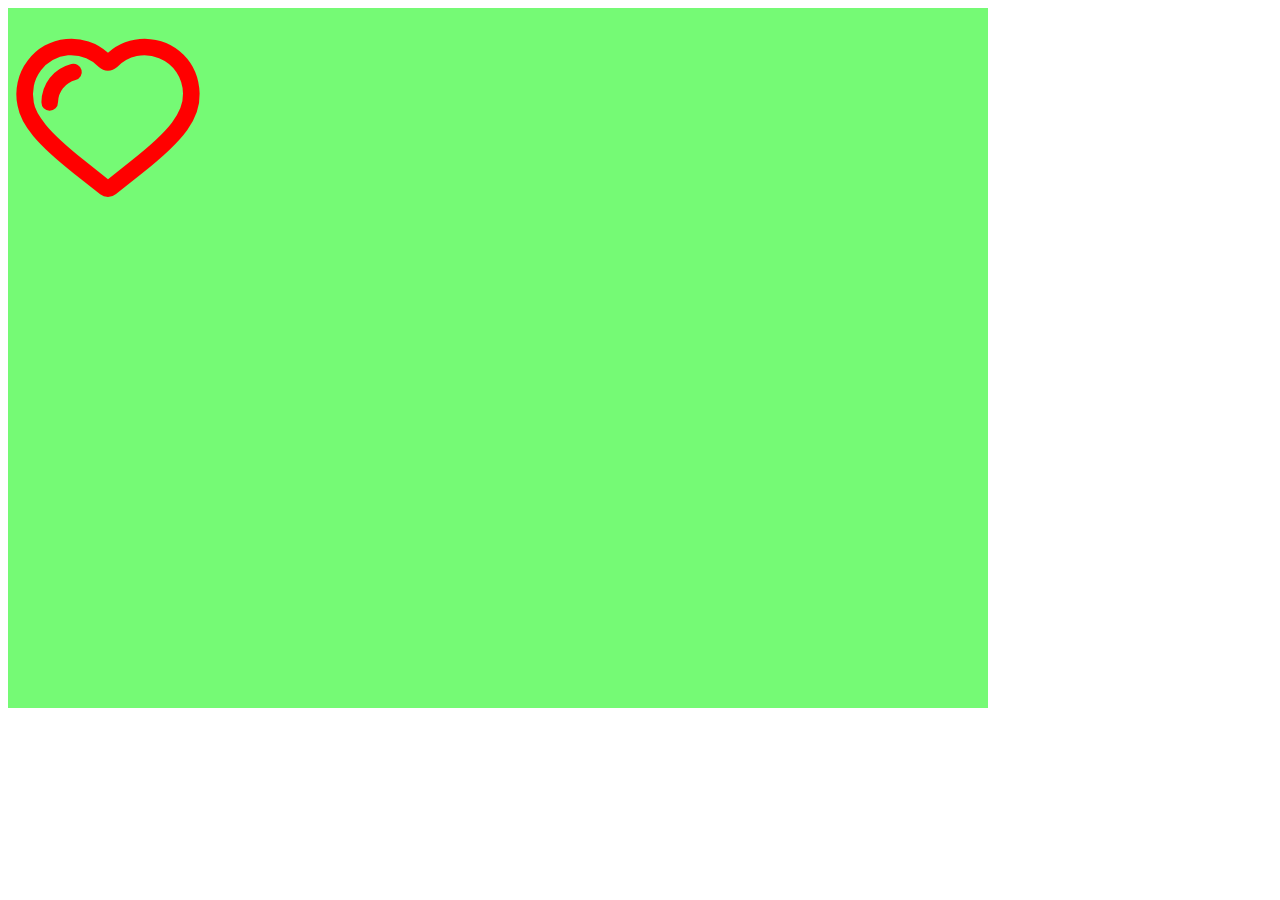
<file: index.html>
<!DOCTYPE html>
<html lang="en">

<head>
    <meta charset="UTF-8">
    <meta name="viewport" content="width=device-width, initial-scale=1.0">
    <meta http-equiv="X-UA-Compatible" content="ie=edge">
    <title>Document</title>

    <style>
        @font-face {
            font-family: 'iconfont';
            src: url('font/iconfont.eot');
            src: url('font/iconfont.eot?#iefix') format('embedded-opentype'),
                url('font/iconfont.woff2') format('woff2'),
                url('font/iconfont.woff') format('woff'),
                url('font/iconfont.ttf') format('truetype'),
                url('font/iconfont.svg#iconfont') format('svg');
        }

        /* .iconfont {
            font-family: "iconfont" !important;
            font-size: 300px;
            font-style: normal;
            -webkit-font-smoothing: antialiased;
            -moz-osx-font-smoothing: grayscale;
        } */

        div {
            font-family: 'iconfont';
            font-size: 200px;
            color: red;
            width: 980px;
            height: 700px;
            background-color: rgb(117, 250, 117);
        }

        div:hover {
            background-image: url(images/2.png);
            background-repeat: no-repeat;
        }
    </style>
</head>

<body>
    <div>&#xe60c;</div>
</body>

</html>
</file>
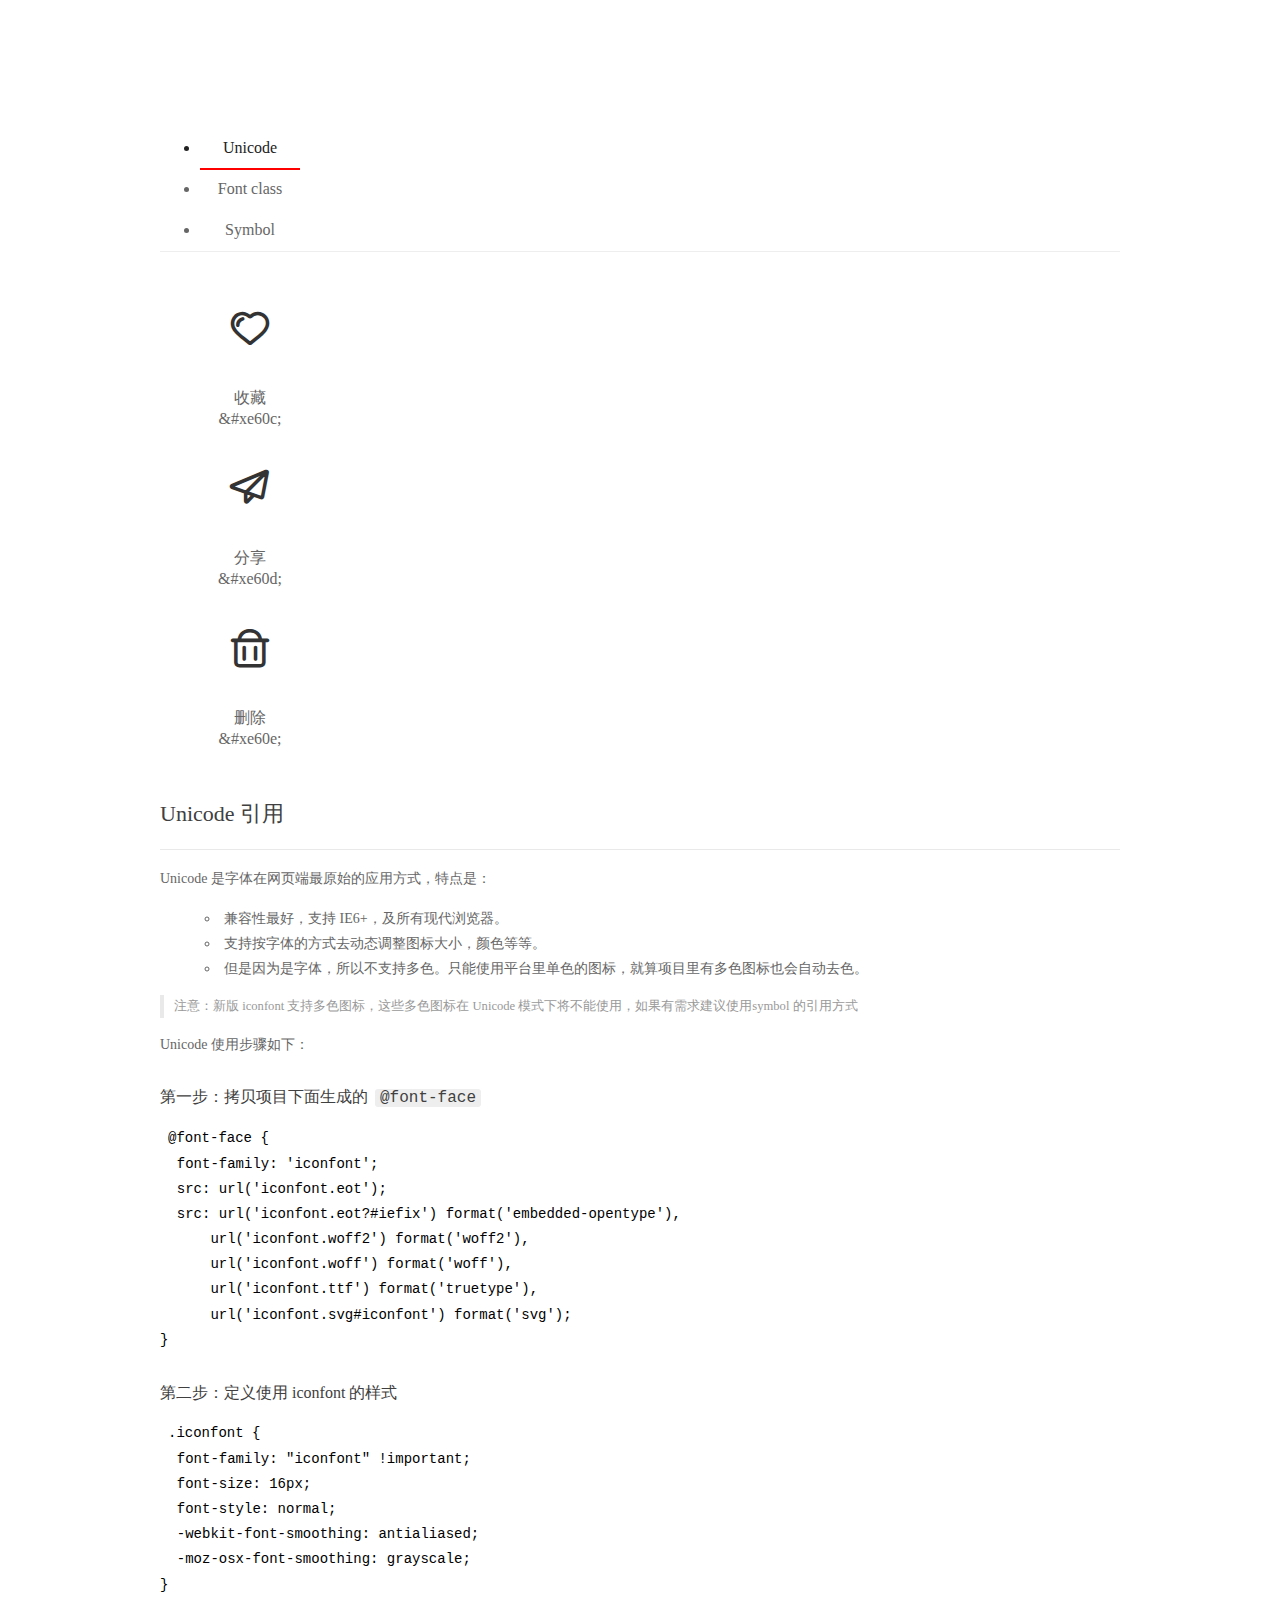
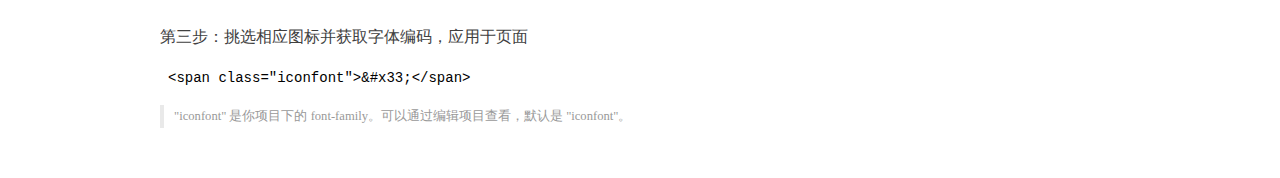
<file: font/demo_index.html>
<!DOCTYPE html>
<html>
<head>
  <meta charset="utf-8"/>
  <title>IconFont Demo</title>
  <link rel="shortcut icon" href="https://gtms04.alicdn.com/tps/i4/TB1_oz6GVXXXXaFXpXXJDFnIXXX-64-64.ico" type="image/x-icon"/>
  <link rel="stylesheet" href="https://g.alicdn.com/thx/cube/1.3.2/cube.min.css">
  <link rel="stylesheet" href="demo.css">
  <link rel="stylesheet" href="iconfont.css">
  <script src="iconfont.js"></script>
  <!-- jQuery -->
  <script src="https://a1.alicdn.com/oss/uploads/2018/12/26/7bfddb60-08e8-11e9-9b04-53e73bb6408b.js"></script>
  <!-- 代码高亮 -->
  <script src="https://a1.alicdn.com/oss/uploads/2018/12/26/a3f714d0-08e6-11e9-8a15-ebf944d7534c.js"></script>
</head>
<body>
  <div class="main">
    <h1 class="logo"><a href="https://www.iconfont.cn/" title="iconfont 首页" target="_blank">&#xe86b;</a></h1>
    <div class="nav-tabs">
      <ul id="tabs" class="dib-box">
        <li class="dib active"><span>Unicode</span></li>
        <li class="dib"><span>Font class</span></li>
        <li class="dib"><span>Symbol</span></li>
      </ul>
      
    </div>
    <div class="tab-container">
      <div class="content unicode" style="display: block;">
          <ul class="icon_lists dib-box">
          
            <li class="dib">
              <span class="icon iconfont">&#xe60c;</span>
                <div class="name">收藏</div>
                <div class="code-name">&amp;#xe60c;</div>
              </li>
          
            <li class="dib">
              <span class="icon iconfont">&#xe60d;</span>
                <div class="name">分享</div>
                <div class="code-name">&amp;#xe60d;</div>
              </li>
          
            <li class="dib">
              <span class="icon iconfont">&#xe60e;</span>
                <div class="name">删除</div>
                <div class="code-name">&amp;#xe60e;</div>
              </li>
          
          </ul>
          <div class="article markdown">
          <h2 id="unicode-">Unicode 引用</h2>
          <hr>

          <p>Unicode 是字体在网页端最原始的应用方式，特点是：</p>
          <ul>
            <li>兼容性最好，支持 IE6+，及所有现代浏览器。</li>
            <li>支持按字体的方式去动态调整图标大小，颜色等等。</li>
            <li>但是因为是字体，所以不支持多色。只能使用平台里单色的图标，就算项目里有多色图标也会自动去色。</li>
          </ul>
          <blockquote>
            <p>注意：新版 iconfont 支持多色图标，这些多色图标在 Unicode 模式下将不能使用，如果有需求建议使用symbol 的引用方式</p>
          </blockquote>
          <p>Unicode 使用步骤如下：</p>
          <h3 id="-font-face">第一步：拷贝项目下面生成的 <code>@font-face</code></h3>
<pre><code class="language-css"
>@font-face {
  font-family: 'iconfont';
  src: url('iconfont.eot');
  src: url('iconfont.eot?#iefix') format('embedded-opentype'),
      url('iconfont.woff2') format('woff2'),
      url('iconfont.woff') format('woff'),
      url('iconfont.ttf') format('truetype'),
      url('iconfont.svg#iconfont') format('svg');
}
</code></pre>
          <h3 id="-iconfont-">第二步：定义使用 iconfont 的样式</h3>
<pre><code class="language-css"
>.iconfont {
  font-family: "iconfont" !important;
  font-size: 16px;
  font-style: normal;
  -webkit-font-smoothing: antialiased;
  -moz-osx-font-smoothing: grayscale;
}
</code></pre>
          <h3 id="-">第三步：挑选相应图标并获取字体编码，应用于页面</h3>
<pre>
<code class="language-html"
>&lt;span class="iconfont"&gt;&amp;#x33;&lt;/span&gt;
</code></pre>
          <blockquote>
            <p>"iconfont" 是你项目下的 font-family。可以通过编辑项目查看，默认是 "iconfont"。</p>
          </blockquote>
          </div>
      </div>
      <div class="content font-class">
        <ul class="icon_lists dib-box">
          
          <li class="dib">
            <span class="icon iconfont icon-shoucang"></span>
            <div class="name">
              收藏
            </div>
            <div class="code-name">.icon-shoucang
            </div>
          </li>
          
          <li class="dib">
            <span class="icon iconfont icon-fenxiang"></span>
            <div class="name">
              分享
            </div>
            <div class="code-name">.icon-fenxiang
            </div>
          </li>
          
          <li class="dib">
            <span class="icon iconfont icon-shanchu"></span>
            <div class="name">
              删除
            </div>
            <div class="code-name">.icon-shanchu
            </div>
          </li>
          
        </ul>
        <div class="article markdown">
        <h2 id="font-class-">font-class 引用</h2>
        <hr>

        <p>font-class 是 Unicode 使用方式的一种变种，主要是解决 Unicode 书写不直观，语意不明确的问题。</p>
        <p>与 Unicode 使用方式相比，具有如下特点：</p>
        <ul>
          <li>兼容性良好，支持 IE8+，及所有现代浏览器。</li>
          <li>相比于 Unicode 语意明确，书写更直观。可以很容易分辨这个 icon 是什么。</li>
          <li>因为使用 class 来定义图标，所以当要替换图标时，只需要修改 class 里面的 Unicode 引用。</li>
          <li>不过因为本质上还是使用的字体，所以多色图标还是不支持的。</li>
        </ul>
        <p>使用步骤如下：</p>
        <h3 id="-fontclass-">第一步：引入项目下面生成的 fontclass 代码：</h3>
<pre><code class="language-html">&lt;link rel="stylesheet" href="./iconfont.css"&gt;
</code></pre>
        <h3 id="-">第二步：挑选相应图标并获取类名，应用于页面：</h3>
<pre><code class="language-html">&lt;span class="iconfont icon-xxx"&gt;&lt;/span&gt;
</code></pre>
        <blockquote>
          <p>"
            iconfont" 是你项目下的 font-family。可以通过编辑项目查看，默认是 "iconfont"。</p>
        </blockquote>
      </div>
      </div>
      <div class="content symbol">
          <ul class="icon_lists dib-box">
          
            <li class="dib">
                <svg class="icon svg-icon" aria-hidden="true">
                  <use xlink:href="#icon-shoucang"></use>
                </svg>
                <div class="name">收藏</div>
                <div class="code-name">#icon-shoucang</div>
            </li>
          
            <li class="dib">
                <svg class="icon svg-icon" aria-hidden="true">
                  <use xlink:href="#icon-fenxiang"></use>
                </svg>
                <div class="name">分享</div>
                <div class="code-name">#icon-fenxiang</div>
            </li>
          
            <li class="dib">
                <svg class="icon svg-icon" aria-hidden="true">
                  <use xlink:href="#icon-shanchu"></use>
                </svg>
                <div class="name">删除</div>
                <div class="code-name">#icon-shanchu</div>
            </li>
          
          </ul>
          <div class="article markdown">
          <h2 id="symbol-">Symbol 引用</h2>
          <hr>

          <p>这是一种全新的使用方式，应该说这才是未来的主流，也是平台目前推荐的用法。相关介绍可以参考这篇<a href="">文章</a>
            这种用法其实是做了一个 SVG 的集合，与另外两种相比具有如下特点：</p>
          <ul>
            <li>支持多色图标了，不再受单色限制。</li>
            <li>通过一些技巧，支持像字体那样，通过 <code>font-size</code>, <code>color</code> 来调整样式。</li>
            <li>兼容性较差，支持 IE9+，及现代浏览器。</li>
            <li>浏览器渲染 SVG 的性能一般，还不如 png。</li>
          </ul>
          <p>使用步骤如下：</p>
          <h3 id="-symbol-">第一步：引入项目下面生成的 symbol 代码：</h3>
<pre><code class="language-html">&lt;script src="./iconfont.js"&gt;&lt;/script&gt;
</code></pre>
          <h3 id="-css-">第二步：加入通用 CSS 代码（引入一次就行）：</h3>
<pre><code class="language-html">&lt;style&gt;
.icon {
  width: 1em;
  height: 1em;
  vertical-align: -0.15em;
  fill: currentColor;
  overflow: hidden;
}
&lt;/style&gt;
</code></pre>
          <h3 id="-">第三步：挑选相应图标并获取类名，应用于页面：</h3>
<pre><code class="language-html">&lt;svg class="icon" aria-hidden="true"&gt;
  &lt;use xlink:href="#icon-xxx"&gt;&lt;/use&gt;
&lt;/svg&gt;
</code></pre>
          </div>
      </div>

    </div>
  </div>
  <script>
  $(document).ready(function () {
      $('.tab-container .content:first').show()

      $('#tabs li').click(function (e) {
        var tabContent = $('.tab-container .content')
        var index = $(this).index()

        if ($(this).hasClass('active')) {
          return
        } else {
          $('#tabs li').removeClass('active')
          $(this).addClass('active')

          tabContent.hide().eq(index).fadeIn()
        }
      })
    })
  </script>
</body>
</html>
</file>
<file: font/demo.css>
/* Logo 字体 */
@font-face {
  font-family: "iconfont logo";
  src: url('https://at.alicdn.com/t/font_985780_km7mi63cihi.eot?t=1545807318834');
  src: url('https://at.alicdn.com/t/font_985780_km7mi63cihi.eot?t=1545807318834#iefix') format('embedded-opentype'),
    url('https://at.alicdn.com/t/font_985780_km7mi63cihi.woff?t=1545807318834') format('woff'),
    url('https://at.alicdn.com/t/font_985780_km7mi63cihi.ttf?t=1545807318834') format('truetype'),
    url('https://at.alicdn.com/t/font_985780_km7mi63cihi.svg?t=1545807318834#iconfont') format('svg');
}

.logo {
  font-family: "iconfont logo";
  font-size: 160px;
  font-style: normal;
  -webkit-font-smoothing: antialiased;
  -moz-osx-font-smoothing: grayscale;
}

/* tabs */
.nav-tabs {
  position: relative;
}

.nav-tabs .nav-more {
  position: absolute;
  right: 0;
  bottom: 0;
  height: 42px;
  line-height: 42px;
  color: #666;
}

#tabs {
  border-bottom: 1px solid #eee;
}

#tabs li {
  cursor: pointer;
  width: 100px;
  height: 40px;
  line-height: 40px;
  text-align: center;
  font-size: 16px;
  border-bottom: 2px solid transparent;
  position: relative;
  z-index: 1;
  margin-bottom: -1px;
  color: #666;
}


#tabs .active {
  border-bottom-color: #f00;
  color: #222;
}

.tab-container .content {
  display: none;
}

/* 页面布局 */
.main {
  padding: 30px 100px;
  width: 960px;
  margin: 0 auto;
}

.main .logo {
  color: #333;
  text-align: left;
  margin-bottom: 30px;
  line-height: 1;
  height: 110px;
  margin-top: -50px;
  overflow: hidden;
  *zoom: 1;
}

.main .logo a {
  font-size: 160px;
  color: #333;
}

.helps {
  margin-top: 40px;
}

.helps pre {
  padding: 20px;
  margin: 10px 0;
  border: solid 1px #e7e1cd;
  background-color: #fffdef;
  overflow: auto;
}

.icon_lists {
  width: 100% !important;
  overflow: hidden;
  *zoom: 1;
}

.icon_lists li {
  width: 100px;
  margin-bottom: 10px;
  margin-right: 20px;
  text-align: center;
  list-style: none !important;
  cursor: default;
}

.icon_lists li .code-name {
  line-height: 1.2;
}

.icon_lists .icon {
  display: block;
  height: 100px;
  line-height: 100px;
  font-size: 42px;
  margin: 10px auto;
  color: #333;
  -webkit-transition: font-size 0.25s linear, width 0.25s linear;
  -moz-transition: font-size 0.25s linear, width 0.25s linear;
  transition: font-size 0.25s linear, width 0.25s linear;
}

.icon_lists .icon:hover {
  font-size: 100px;
}

.icon_lists .svg-icon {
  /* 通过设置 font-size 来改变图标大小 */
  width: 1em;
  /* 图标和文字相邻时，垂直对齐 */
  vertical-align: -0.15em;
  /* 通过设置 color 来改变 SVG 的颜色/fill */
  fill: currentColor;
  /* path 和 stroke 溢出 viewBox 部分在 IE 下会显示
      normalize.css 中也包含这行 */
  overflow: hidden;
}

.icon_lists li .name,
.icon_lists li .code-name {
  color: #666;
}

/* markdown 样式 */
.markdown {
  color: #666;
  font-size: 14px;
  line-height: 1.8;
}

.highlight {
  line-height: 1.5;
}

.markdown img {
  vertical-align: middle;
  max-width: 100%;
}

.markdown h1 {
  color: #404040;
  font-weight: 500;
  line-height: 40px;
  margin-bottom: 24px;
}

.markdown h2,
.markdown h3,
.markdown h4,
.markdown h5,
.markdown h6 {
  color: #404040;
  margin: 1.6em 0 0.6em 0;
  font-weight: 500;
  clear: both;
}

.markdown h1 {
  font-size: 28px;
}

.markdown h2 {
  font-size: 22px;
}

.markdown h3 {
  font-size: 16px;
}

.markdown h4 {
  font-size: 14px;
}

.markdown h5 {
  font-size: 12px;
}

.markdown h6 {
  font-size: 12px;
}

.markdown hr {
  height: 1px;
  border: 0;
  background: #e9e9e9;
  margin: 16px 0;
  clear: both;
}

.markdown p {
  margin: 1em 0;
}

.markdown>p,
.markdown>blockquote,
.markdown>.highlight,
.markdown>ol,
.markdown>ul {
  width: 80%;
}

.markdown ul>li {
  list-style: circle;
}

.markdown>ul li,
.markdown blockquote ul>li {
  margin-left: 20px;
  padding-left: 4px;
}

.markdown>ul li p,
.markdown>ol li p {
  margin: 0.6em 0;
}

.markdown ol>li {
  list-style: decimal;
}

.markdown>ol li,
.markdown blockquote ol>li {
  margin-left: 20px;
  padding-left: 4px;
}

.markdown code {
  margin: 0 3px;
  padding: 0 5px;
  background: #eee;
  border-radius: 3px;
}

.markdown strong,
.markdown b {
  font-weight: 600;
}

.markdown>table {
  border-collapse: collapse;
  border-spacing: 0px;
  empty-cells: show;
  border: 1px solid #e9e9e9;
  width: 95%;
  margin-bottom: 24px;
}

.markdown>table th {
  white-space: nowrap;
  color: #333;
  font-weight: 600;
}

.markdown>table th,
.markdown>table td {
  border: 1px solid #e9e9e9;
  padding: 8px 16px;
  text-align: left;
}

.markdown>table th {
  background: #F7F7F7;
}

.markdown blockquote {
  font-size: 90%;
  color: #999;
  border-left: 4px solid #e9e9e9;
  padding-left: 0.8em;
  margin: 1em 0;
}

.markdown blockquote p {
  margin: 0;
}

.markdown .anchor {
  opacity: 0;
  transition: opacity 0.3s ease;
  margin-left: 8px;
}

.markdown .waiting {
  color: #ccc;
}

.markdown h1:hover .anchor,
.markdown h2:hover .anchor,
.markdown h3:hover .anchor,
.markdown h4:hover .anchor,
.markdown h5:hover .anchor,
.markdown h6:hover .anchor {
  opacity: 1;
  display: inline-block;
}

.markdown>br,
.markdown>p>br {
  clear: both;
}


.hljs {
  display: block;
  background: white;
  padding: 0.5em;
  color: #333333;
  overflow-x: auto;
}

.hljs-comment,
.hljs-meta {
  color: #969896;
}

.hljs-string,
.hljs-variable,
.hljs-template-variable,
.hljs-strong,
.hljs-emphasis,
.hljs-quote {
  color: #df5000;
}

.hljs-keyword,
.hljs-selector-tag,
.hljs-type {
  color: #a71d5d;
}

.hljs-literal,
.hljs-symbol,
.hljs-bullet,
.hljs-attribute {
  color: #0086b3;
}

.hljs-section,
.hljs-name {
  color: #63a35c;
}

.hljs-tag {
  color: #333333;
}

.hljs-title,
.hljs-attr,
.hljs-selector-id,
.hljs-selector-class,
.hljs-selector-attr,
.hljs-selector-pseudo {
  color: #795da3;
}

.hljs-addition {
  color: #55a532;
  background-color: #eaffea;
}

.hljs-deletion {
  color: #bd2c00;
  background-color: #ffecec;
}

.hljs-link {
  text-decoration: underline;
}

/* 代码高亮 */
/* PrismJS 1.15.0
https://prismjs.com/download.html#themes=prism&languages=markup+css+clike+javascript */
/**
 * prism.js default theme for JavaScript, CSS and HTML
 * Based on dabblet (http://dabblet.com)
 * @author Lea Verou
 */
code[class*="language-"],
pre[class*="language-"] {
  color: black;
  background: none;
  text-shadow: 0 1px white;
  font-family: Consolas, Monaco, 'Andale Mono', 'Ubuntu Mono', monospace;
  text-align: left;
  white-space: pre;
  word-spacing: normal;
  word-break: normal;
  word-wrap: normal;
  line-height: 1.5;

  -moz-tab-size: 4;
  -o-tab-size: 4;
  tab-size: 4;

  -webkit-hyphens: none;
  -moz-hyphens: none;
  -ms-hyphens: none;
  hyphens: none;
}

pre[class*="language-"]::-moz-selection,
pre[class*="language-"] ::-moz-selection,
code[class*="language-"]::-moz-selection,
code[class*="language-"] ::-moz-selection {
  text-shadow: none;
  background: #b3d4fc;
}

pre[class*="language-"]::selection,
pre[class*="language-"] ::selection,
code[class*="language-"]::selection,
code[class*="language-"] ::selection {
  text-shadow: none;
  background: #b3d4fc;
}

@media print {

  code[class*="language-"],
  pre[class*="language-"] {
    text-shadow: none;
  }
}

/* Code blocks */
pre[class*="language-"] {
  padding: 1em;
  margin: .5em 0;
  overflow: auto;
}

:not(pre)>code[class*="language-"],
pre[class*="language-"] {
  background: #f5f2f0;
}

/* Inline code */
:not(pre)>code[class*="language-"] {
  padding: .1em;
  border-radius: .3em;
  white-space: normal;
}

.token.comment,
.token.prolog,
.token.doctype,
.token.cdata {
  color: slategray;
}

.token.punctuation {
  color: #999;
}

.namespace {
  opacity: .7;
}

.token.property,
.token.tag,
.token.boolean,
.token.number,
.token.constant,
.token.symbol,
.token.deleted {
  color: #905;
}

.token.selector,
.token.attr-name,
.token.string,
.token.char,
.token.builtin,
.token.inserted {
  color: #690;
}

.token.operator,
.token.entity,
.token.url,
.language-css .token.string,
.style .token.string {
  color: #9a6e3a;
  background: hsla(0, 0%, 100%, .5);
}

.token.atrule,
.token.attr-value,
.token.keyword {
  color: #07a;
}

.token.function,
.token.class-name {
  color: #DD4A68;
}

.token.regex,
.token.important,
.token.variable {
  color: #e90;
}

.token.important,
.token.bold {
  font-weight: bold;
}

.token.italic {
  font-style: italic;
}

.token.entity {
  cursor: help;
}
</file>
<file: font/iconfont.css>
@font-face {font-family: "iconfont";
  src: url('iconfont.eot?t=1565174089265'); /* IE9 */
  src: url('iconfont.eot?t=1565174089265#iefix') format('embedded-opentype'), /* IE6-IE8 */
  url('[data-uri]') format('woff2'),
  url('iconfont.woff?t=1565174089265') format('woff'),
  url('iconfont.ttf?t=1565174089265') format('truetype'), /* chrome, firefox, opera, Safari, Android, iOS 4.2+ */
  url('iconfont.svg?t=1565174089265#iconfont') format('svg'); /* iOS 4.1- */
}

.iconfont {
  font-family: "iconfont" !important;
  font-size: 16px;
  font-style: normal;
  -webkit-font-smoothing: antialiased;
  -moz-osx-font-smoothing: grayscale;
}

.icon-shoucang:before {
  content: "\e60c";
}

.icon-fenxiang:before {
  content: "\e60d";
}

.icon-shanchu:before {
  content: "\e60e";
}
</file>
